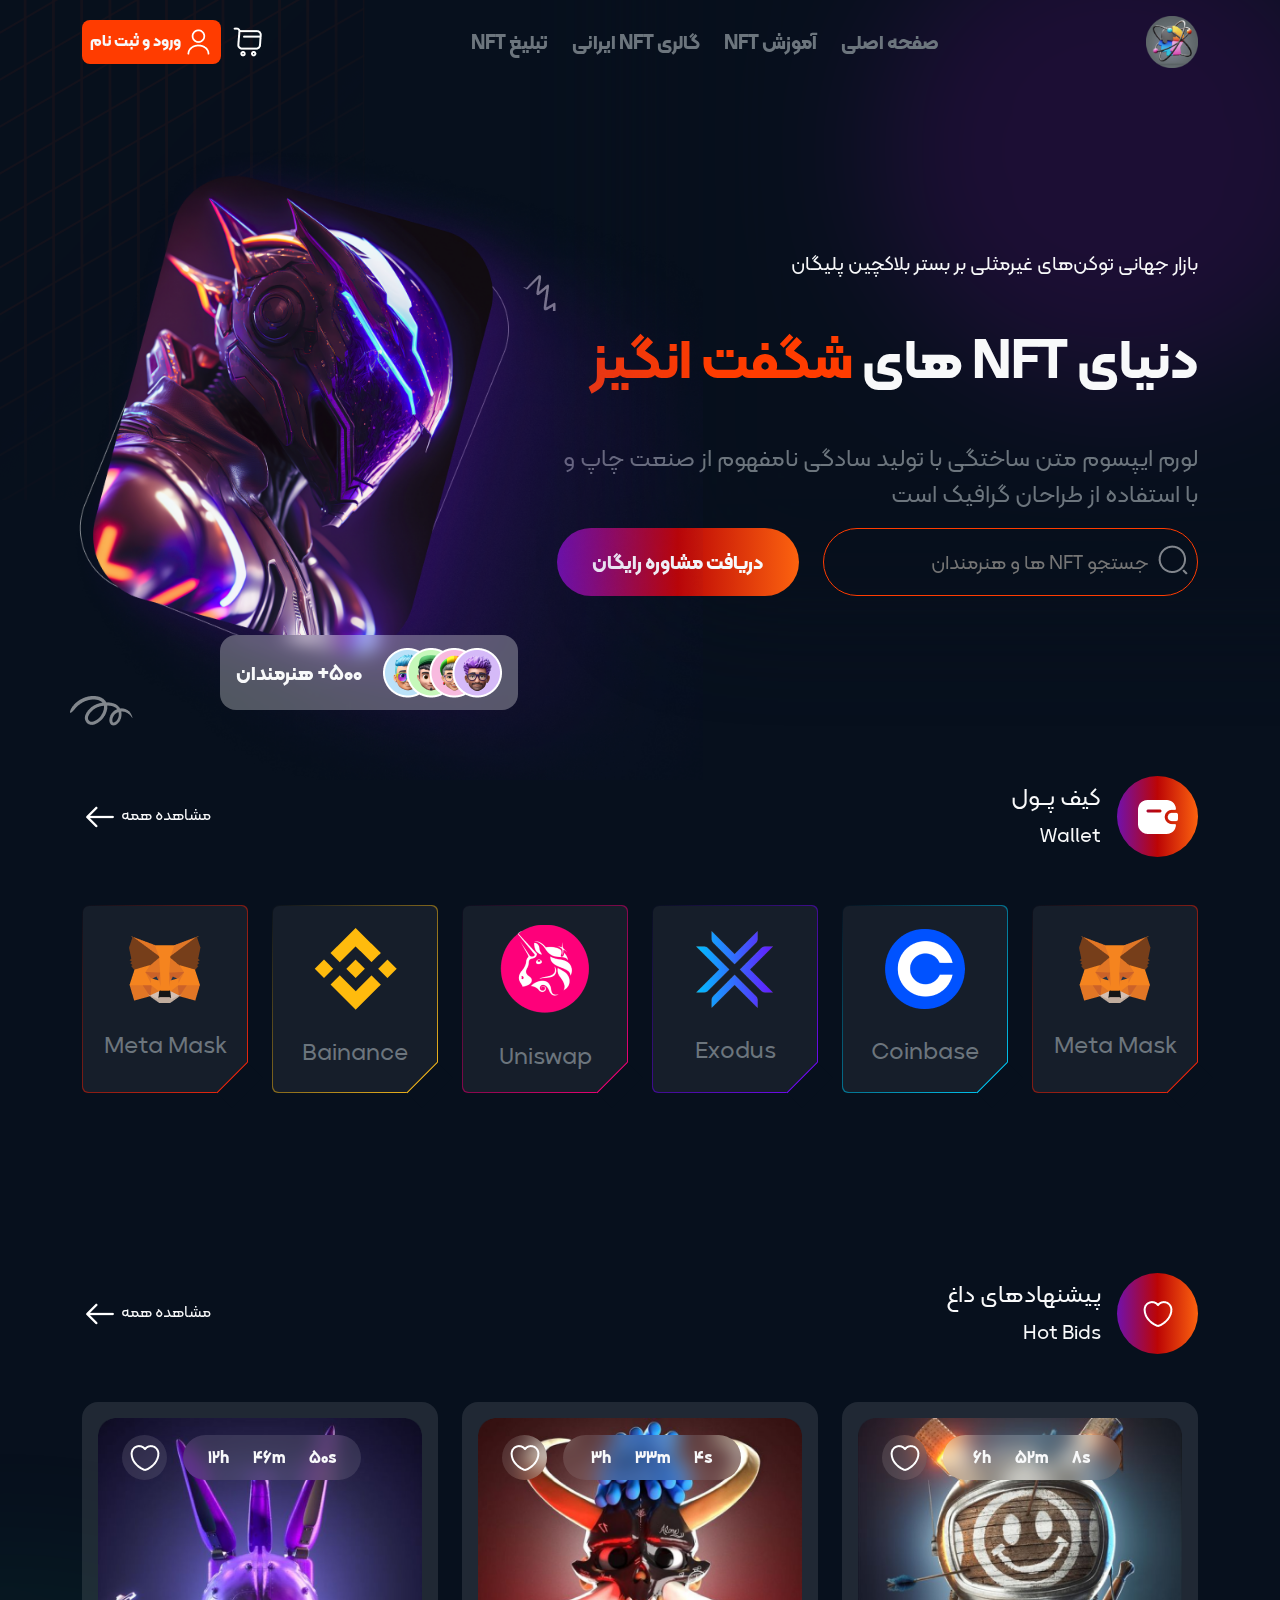
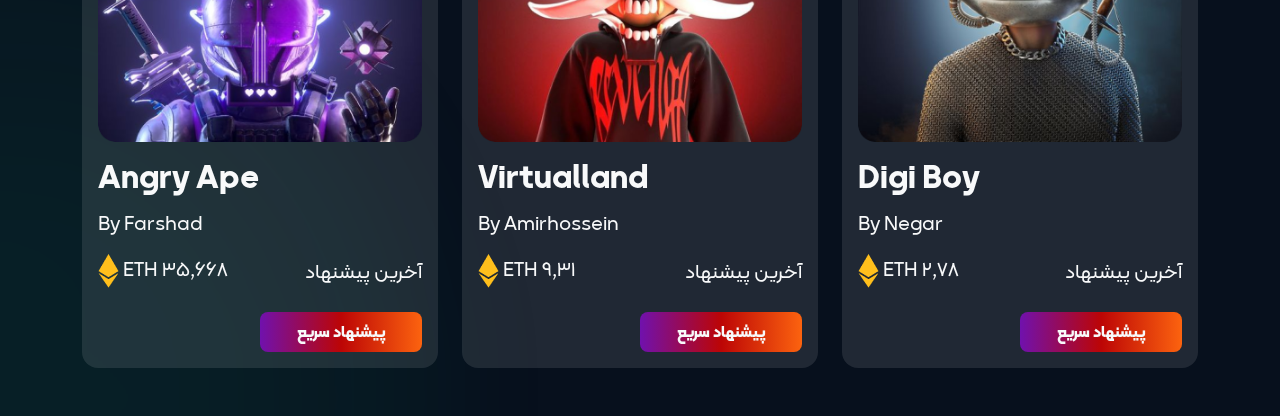
<file: coding-project/NFT-Store/index.html>
<!DOCTYPE html>
<html lang="en" dir="rtl">
<head>
    <meta charset="UTF-8">
    <meta name="viewport" content="width=device-width, initial-scale=1.0">
    <title>Document</title>
    <link rel="stylesheet" href="css/bootstrap.rtl.min.css">
    <link rel="stylesheet" href="css/stayle.css">

</head>
<body>

    <header>
      <nav class="nav navbar-expand-lg mt-3">
        <div class="container-fluid container-lg">
          <div class="d-flex justify-content-between">
            <button class="navbar-toggler" data-bs-toggle="collapse" data-bs-target="#navbarNav">
              <img src="img/Group 150.png" alt="hamberger_menu">
            </button>
            <a href="#" class="navbar-brand d-lg-none fw-bold fs-5 text-light ">
              Atomlrn NFT
            </a>
            <div class="d-lg-none">
              <a href="#" class="me-3">
                <img src="img/Group 154.png" alt="searching">
              </a>
              <a href="#">
                <img src="img/user.png" alt="login-songin">
              </a>
            </div>
            
          </div>
          
          <div class="collapse navbar-collapse justify-content-lg-between" id="navbarNav">
            <a href="#" class="navbar-brand d-lg-inline-block d-sm-none d-none fw-bold fs-5 text-light">
              <img src="img/logo.png" style="width: 52px; height: 52px;" alt="logo-site">
            </a>
            <ul class="navbar-nav w-75 justify-content-center gap-4 row-gap-2">
              <li class="nav-item">
                <a href="#" class="nav-link text-secondary fs-5 fw-bold">صفحه اصلی</a>
              </li>
              <li class="nav-item">
                <a href="#" class="nav-link text-secondary fs-5 fw-bold">آموزش NFT </a>
              </li>
              <li class="nav-item">
                <a href="#" class="nav-link text-secondary fs-5 fw-bold">گالری NFT ایرانی</a>
              </li>
              <li class="nav-item">
                <a href="#" class="nav-link text-secondary fs-5 fw-bold">تبلیغ NFT </a>
              </li>
            </ul>
            <div class=" mt-lg-0 mt-3 ">
              <a href="#" class="me-2 bg_md_FF3C00">
                <img src="img/shoppingcart.png" alt="shopping-cart">
                <span class="text-light ms-2 fs-5 fw-bold d-lg-none">سبد خرید</span>
              </a>
              <a href="#" class="bg_FF3C00 text-light fw-bold p-2 rounded-3 d-none d-lg-inline-block">
                <img src="img/user.png" alt="login-songin">
                ورود و ثبت نام
              </a>
            </div>
          </div>

        </div>
      </nav>

      <div class="container-fluid container-lg main_header">
        <div class="row">
          <div class="col-lg-7 col-12 ">
            <div >
              <p class="text-light fw-light fs-5 text-center text-lg-start">
                بازار جهانی توکن‌های غیرمثلی بر بستر بلاکچین پلیگان
              </p>
              <h1 class="titel_main_header text-center text-lg-start fw-bold my-5">
                <span class="text-light">
                  دنیای NFT های <span class="text_FF3C00">شگفت انگیز</span>

                </span>
              </h1>


            <div class="main_Path_header position-relative d-lg-none">
              <img src="img/header_img.png" class="w-100" alt="baner_img_sit">
              <div class="count_user position-absolute rounded-4 d-flex align-items-center justify-content-between px-3 py-2">
                <img src="img/Group 117.png" alt="count_user">
                <div class="text-light fw-bold fs-5">
                  <span>500+</span>
                  <span>هنرمندان</span>
  
                </div>
              </div>
            </div>


              <p class="fw-light fs-4 text-secondary text-center text-lg-start">
                لورم ایپسوم متن ساختگی با تولید سادگی نامفهوم از صنعت چاپ و با استفاده از طراحان گرافیک است      
              </p>
            </div>
            <div class="d-flex gap-4  justify-content-center">
              <form action="" class="w-75 border_FF3C00 border rounded-pill position-relative searching_section ps-5 d-none d-lg-inline-block">
                <button class="border-0 bg-transparent  position-absolute">
                  <img src="img/searchnormal1.png" alt="searching">
                </button>
                <input type="text" class="bg-transparent border-0  fs-5 fw-medium w-100 h-100 outline_none" placeholder="جستجو NFT ها و هنرمندان">
              </form>
              <a href="#" class="btn_counseling w-50 bg_gradient_main text-light fw-bold fs-5 text-center rounded-pill d-flex align-items-center justify-content-center py-3">دریافت مشاوره رایگان</a>
            </div>

          </div>
          <div class="col-lg-5 col-12 d-none d-lg-inline-block">
            <div class="main_Path_header position-relative">
              <img src="img/header_img.png" class="baner_img_sit" alt="baner_img_sit">
              <div class="count_user position-absolute rounded-4 d-flex align-items-center justify-content-between px-3 py-2">
                <img src="img/Group 117.png" alt="count_user">
                <div class="text-light fw-bold fs-5">
                  <span>500+</span>
                  <span>هنرمندان</span>
  
                </div>
              </div>
            </div>

          </div>
        </div>
      </div>


    </header>


    <main>


      <div class="container-fluid container-lg main-margin">
        <div class="heade_container mb-5 d-flex justify-content-between align-items-center">

          <div class="d-flex justify-content-between align-items-center gap-3">
            <div class="bg_gradient_main rounded-circle d-flex justify-content-center align-items-center" style="width: 81px; height: 81px;">
              <img src="img/wallet2.png" alt="wallet-icon">
            </div>
            <div class="text-light">
              <h5 class="fs-4 fw-medium">کیف پــول</h5>
              <span class="fs-5 ">Wallet</span>
            </div>
          </div>

          <div>
            <a href="#"  class="text-light">
              <span>مشاهده همه</span>
              <img src="img/arrowleft.png" alt="arrowleft">
            </a>

          </div>

        </div>
        <div class="row row-gap-3">
          <div class="col-6 col-sm-4 col-xl-2">
            <div class="wallet_box rounded wallet_box1 position-relative ">
              <div class="rounded h-100 d-flex flex-column align-items-center justify-content-center">
                <div class="">
                  <img src="img/logos_metamask-icon.png" alt="">
                </div>
                <div class="">
                  <span class="text-secondary fs-4 d-inline-block mt-4">Meta Mask</span>
                </div>
              </div>
            </div>
          </div>
          <div class="col-6 col-sm-4 col-xl-2">
            <div class="wallet_box rounded wallet_box2 position-relative ">
              <div class="rounded h-100 d-flex flex-column align-items-center justify-content-center">
                <div class="">
                  <img src="img/pngaaa 1.png" alt="">
                </div>
                <div class="">
                  <span class="text-secondary fs-4 d-inline-block mt-4">Coinbase</span>
                </div>
              </div>
            </div>
          </div>
          <div class="col-6 col-sm-4 col-xl-2">
            <div class="wallet_box rounded wallet_box3 position-relative ">
              <div class="rounded h-100 d-flex flex-column align-items-center justify-content-center">
                <div class="">
                  <img src="img/image 1.png" alt="">
                </div>
                <div class="">
                  <span class="text-secondary fs-4 d-inline-block mt-4">Exodus</span>
                </div>
              </div>
            </div>
          </div>
          <div class="col-6 col-sm-4 col-xl-2">
            <div class="wallet_box rounded wallet_box4  position-relative">
              <div class="rounded h-100 d-flex flex-column align-items-center justify-content-center">
                <div class="">
                  <img src="img/uniswap-coin-uni-cryptocurrency-icon-vector-39141450 1.png" alt="">
                </div>
                <div class="">
                  <span class="text-secondary fs-4 d-inline-block mt-4">Uniswap</span>
                </div>
              </div>
            </div>
          </div>
          <div class="col-6 col-sm-4 col-xl-2">
            <div class="wallet_box rounded wallet_box5  position-relative">
              <div class="rounded h-100 d-flex flex-column align-items-center justify-content-center">
                <div class="">
                  <img src="img/Group 25.png" alt="">
                </div>
                <div class="">
                  <span class="text-secondary fs-4 d-inline-block mt-4">Bainance</span>
                </div>
              </div>
            </div>
          </div>
          <div class="col-6 col-sm-4 col-xl-2">
            <div class="wallet_box rounded wallet_box1 position-relative ">
              <div class="rounded h-100 d-flex flex-column align-items-center justify-content-center">
                <div class="">
                  <img src="img/logos_metamask-icon.png" alt="">
                </div>
                <div class="">
                  <span class="text-secondary fs-4 d-inline-block mt-4">Meta Mask</span>
                </div>
              </div>
            </div>
          </div>
        </div>
      </div>

      <div class="container-fluid position-relative overflow-hidden">
      <div class="container-fluid container-lg main-margin position-relative pb-5">
        <div class="heade_container mb-5 d-flex justify-content-between align-items-center">

          <div class="d-flex justify-content-between align-items-center gap-3">
            <div class="bg_gradient_main rounded-circle d-flex justify-content-center align-items-center" style="width: 81px; height: 81px;">
              <img src="img/Vector.png" alt="Vector-icon">
            </div>
            <div class="text-light">
              <h5 class="fs-4 fw-medium">پیشنهادهای داغ</h5>
              <span class="fs-5 ">Hot Bids</span>
            </div>
          </div>

          <div>
            <a href="#"  class="text-light">
              <span>مشاهده همه</span>
              <img src="img/arrowleft.png" alt="arrowleft">
            </a>

          </div>

        </div>
        <div class="row row-gap-4 justify-content-sm-center d-sm-flex align-items-sm-center">
          <div class="col-12 col-sm-7 col-md-6 col-lg-4">
            <div class="box_hot rounded-4 p-3 position-relative text-light">
              <div class="img_hot">
                <img src="img/image 5.png" alt="" class="w-100  rounded-4">
                <div class="position-absolute d-flex gap-3">
                  <div class="text_time_hot text-light rounded-pill fw-bold fs-6 d-flex align-items-center justify-content-center gap-4">
                    <span>8s</span>
                    <span>52m</span>
                    <span>6h</span>
                  </div>
                  <div class="d-flex align-items-center justify-content-center hearet_icon rounded-circle">
                    <img src="img/Vector.png" alt="hearet_icon">
                  </div>

                </div>
 
              </div>
              <div class="caption_hot ">
                <div class="text-end mt-3">
                  <h5 class=" fs-2 fw-bold">Digi Boy</h5>
                  <span class=" fs-5 mt-1 mb-3 d-inline-block">By Negar</span>
                </div>
                <div class="d-flex justify-content-between align-items-center fs-5">
                  <div>
                    <span>آخرین پیشنهاد</span>
                  </div>
                  <div>
                    <span>2,78 ETH</span>
                    <img src="img/Vector1.png" alt="Vector1">
                  </div>
                </div>
                <div class="mt-4">
                  <a href="#" class="bg_gradient_main text-light w-50 d-inline-block text-center py-2 rounded-3 fw-bold">
                    پیشنهاد سریع
                  </a>
                </div>
              </div>
            </div>
          </div>
          <div class="col-12 col-sm-7 col-md-6 col-lg-4">
            <div class="box_hot rounded-4 p-3 position-relative text-light">
              <div class="img_hot">
                <img src="img/image 5 (2).png" alt="" class="w-100  rounded-4">
                <div class="position-absolute d-flex gap-3">
                  <div class="text_time_hot text-light rounded-pill fw-bold fs-6 d-flex align-items-center justify-content-center gap-4">
                    <span>4s</span>
                    <span>33m</span>
                    <span>3h</span>
                  </div>
                  <div class="d-flex align-items-center justify-content-center hearet_icon rounded-circle">
                    <img src="img/Vector.png" alt="hearet_icon">
                  </div>

                </div>
 
              </div>
              <div class="caption_hot ">
                <div class="text-end mt-3">
                  <h5 class=" fs-2 fw-bold">Virtualland</h5>
                  <span class=" fs-5 mt-1 mb-3 d-inline-block">By Amirhossein</span>
                </div>
                <div class="d-flex justify-content-between align-items-center fs-5">
                  <div>
                    <span>آخرین پیشنهاد</span>
                  </div>
                  <div>
                    <span>9,31 ETH</span>
                    <img src="img/Vector1.png" alt="Vector1">
                  </div>
                </div>
                <div class="mt-4">
                  <a href="#" class="bg_gradient_main text-light w-50 d-inline-block text-center py-2 rounded-3 fw-bold">
                    پیشنهاد سریع
                  </a>
                </div>
              </div>
            </div>
          </div>
          <div class="col-12 col-sm-7 col-md-6 col-lg-4">
            <div class="box_hot rounded-4 p-3 position-relative text-light">
              <div class="img_hot">
                <img src="img/image 5 (1).png" alt="" class="w-100  rounded-4">
                <div class="position-absolute d-flex gap-3">
                  <div class="text_time_hot text-light rounded-pill fw-bold fs-6 d-flex align-items-center justify-content-center gap-4">
                    <span>50s</span>
                    <span>46m</span>
                    <span>12h</span>
                  </div>
                  <div class="d-flex align-items-center justify-content-center hearet_icon rounded-circle">
                    <img src="img/Vector.png" alt="hearet_icon">
                  </div>

                </div>
 
              </div>
              <div class="caption_hot ">
                <div class="text-end mt-3">
                  <h5 class=" fs-2 fw-bold">Angry Ape</h5>
                  <span class=" fs-5 mt-1 mb-3 d-inline-block">By Farshad</span>
                </div>
                <div class="d-flex justify-content-between align-items-center fs-5">
                  <div>
                    <span>آخرین پیشنهاد</span>
                  </div>
                  <div>
                    <span>35,668 ETH</span>
                    <img src="img/Vector1.png" alt="Vector1">
                  </div>
                </div>
                <div class="mt-4">
                  <a href="#" class="bg_gradient_main text-light w-50 d-inline-block text-center py-2 rounded-3 fw-bold">
                    پیشنهاد سریع
                  </a>
                </div>
              </div>
            </div>
          </div>
        </div>
        <div class="Ellipse_2">
        </div>
      </div>
      </div>
    </main>
    

    <script src="js/bootstrap.bundle.min.js"></script>
</body>
</html>
</file>
<file: coding-project/NFT-Store/css/stayle.css>
@font-face {
    font-family: kalame;
    font-style: normal;
    font-weight: 900;
    src: url(../font/WebFonts/_Woff/KalamehWeb-Black.woff) format('woff');
}
@font-face {
    font-family: kalame;
    font-style: normal;
    font-weight: bold;
    src: url(../font/WebFonts/_Woff/KalamehWeb-Bold.woff) format('woff');
}
@font-face {
    font-family: kalame;
    font-style: normal;
    font-weight: normal;
    src: url(../font/WebFonts/_Woff/KalamehWeb-Regular.woff) format('woff');
}

@font-face {
    font-family: kalame;
    font-style: normal;
    font-weight: 900;
    src: url(../font/WebFonts/_Woff/KalamehWeb\(FaNum\)-Black.woff) format('woff');
}
@font-face {
    font-family: kalame;
    font-style: normal;
    font-weight: bold;
    src: url(../font/WebFonts/_Woff/KalamehWeb\(FaNum\)-Bold.woff) format('woff');
}
@font-face {
    font-family: kalame;
    font-style: normal;
    font-weight: normal;
    src: url(../font/WebFonts/_Woff/KalamehWeb\(FaNum\)-Regular.woff) format('woff');
}

:root{
    --color_07101D:#07101D;
    --color_FF3C00:#FF3C00;
;
}

*{
    margin: 0;
    padding: 0;
    box-sizing: border-box;
}

a{
    text-decoration: none;
}

body{
    font-family: "kalame" ;
    background-color: var(--color_07101D);
}
 
header::before{
    content: " ";
    width: 904px;
    height: 880px;
    background-image: radial-gradient(#3D0D58 38% , #070F1C 0%);
    position: absolute;
    filter: blur(65px);
    opacity: .4 ;
    right: -290px ;
    top: -290px ;
    z-index: -1;
}
header::after{
    content: " ";
    width: 500px;
    height: 500px;
    background-image: url(../img/Frame.png);
    background-repeat: no-repeat;
    position: absolute;
    left: 0 ;
    top: 0 ;
    z-index: -2;
}

.main_header{
    margin-top: 180px ;

}
.titel_main_header{
    font-size: 55px;
}
.bg_gradient_main{
    background-image: linear-gradient(to right , #7011AD ,#BC0505 ,#FC630F);
}
.main_Path_header::before , .main_Path_header::after{
    content: "";
    position: absolute;
    background-repeat: no-repeat;
}
.main_Path_header::before{
    background-image: url(../img/Path.png);
    width: 45px;
    height: 36px;
    top: 27px;
    right: -35px;
}
.main_Path_header::after{
    background-image: url(../img/Path\ \(1\).png);
    width: 63px;
    height: 36px;
    top: 447px;
    left: -12px;
}
.baner_img_sit{
    width: 140%;
    position: absolute;
    left: -10px;
    top: -99px;
}

.count_user{
    width: 298px;
    height: 75px;
    backdrop-filter: blur(9px);
    background-color: rgba(255,255, 255, .3);
    bottom: -462px;
    right: 15px;
}

.searching_section{
    height: 68px;
    
}
.searching_section button{
    right: 8px;    
    bottom: 29%;
}
.outline_none{
    outline:none;
}

.main-margin{
    margin-top:180px ;
}

.wallet_box1{
    background-image: linear-gradient(to right bottom , #07101D ,#FC280C);
}
.wallet_box1::after{
    border-top: 1px solid #FC280C;
}

.wallet_box2{
    background-image: linear-gradient(to right bottom , #07101D ,#00D1FF);
}
.wallet_box2::after{
    border-top: 1px solid #00D1FF;
}
.wallet_box3{
    background-image: linear-gradient(to right bottom , #07101D ,#760AFF);
}
.wallet_box3::after{
    border-top: 1px solid #760AFF;
}

.wallet_box4{
    background-image: linear-gradient(to right bottom , #07101D ,#FE007A);
}
.wallet_box4::after{
    border-top: 1px solid #FE007A;
}
.wallet_box5{
    background-image: linear-gradient(to right bottom , #07101D ,#FFBF1C);
}
.wallet_box5::after{
    border-top: 1px solid #FFBF1C;
}


.wallet_box{
    padding: 1px;
    height: 188px;
}
.wallet_box::after{
    content: '';   
    width: 43px;
    height: 22px;
    background-color: #07101D;
    position: absolute;
    right: -13px;
    bottom: -3px;
    transform: rotate(-45deg);

}

.wallet_box> div{
    background-color: #161E2A ;
}


.box_hot{
    background-color: rgba(255,255, 255, .1);
}

.img_hot>div{
    top: 33px;
    left: 40px;
}

.hearet_icon{
    width: 45px;
    height: 45px;
    background-color: rgba(255,255, 255, .1);
    backdrop-filter: blur(10px);
}
.text_time_hot{
    width: 178px;
    height: 45px;
    background-color: rgba(255,255, 255, .1);
    backdrop-filter: blur(10px);
}

.Ellipse_2{
    width: 900px;
    height: 930px;
    border-radius: 992px;
    background: radial-gradient(rgba(8, 164, 117, 0.1) 28.57%, rgba(7, 15, 28, 0) 100%);
    filter: blur(50px);
    position: absolute;
    bottom: -60%;
    left: -45%;
    z-index: -1;
}



.text_FF3C00{
    color: var(--color_FF3C00);
}
.border_FF3C00{
    border-color: var(--color_FF3C00) !important;
}
.bg_FF3C00{
    background-color: var(--color_FF3C00);
}

@media screen and (max-width:991.98px) {
    .bg_md_FF3C00{
        background-color: var(--color_FF3C00);
        padding: 8px;
        border-radius: 8px;
    }
    .btn_counseling{
        width: 100% !important;
    }
    .count_user{
        bottom: 84px;
        right: 100px;
    }
    header::before{
        width: 30%;
        height: 50%;
        filter: blur(45px);
        opacity: .6;
        right: 70% ;
        top: 0px ;
    }
    .main_Path_header::before {
        top: 46px;
        right: 81px;
    }

    .Ellipse_2{
        width: 590px;
        height: 576px;
        bottom: 70%;
        left: 60%;
    }
    
}
@media screen and (max-width:600.98px) {
    .titel_main_header{
        font-size: 40px;
    }

    
}
@media screen and (max-width:576.98px) {
    
.main_Path_header::after {
    top: 362px;
    left: 32px;
}
    
}
</file>
